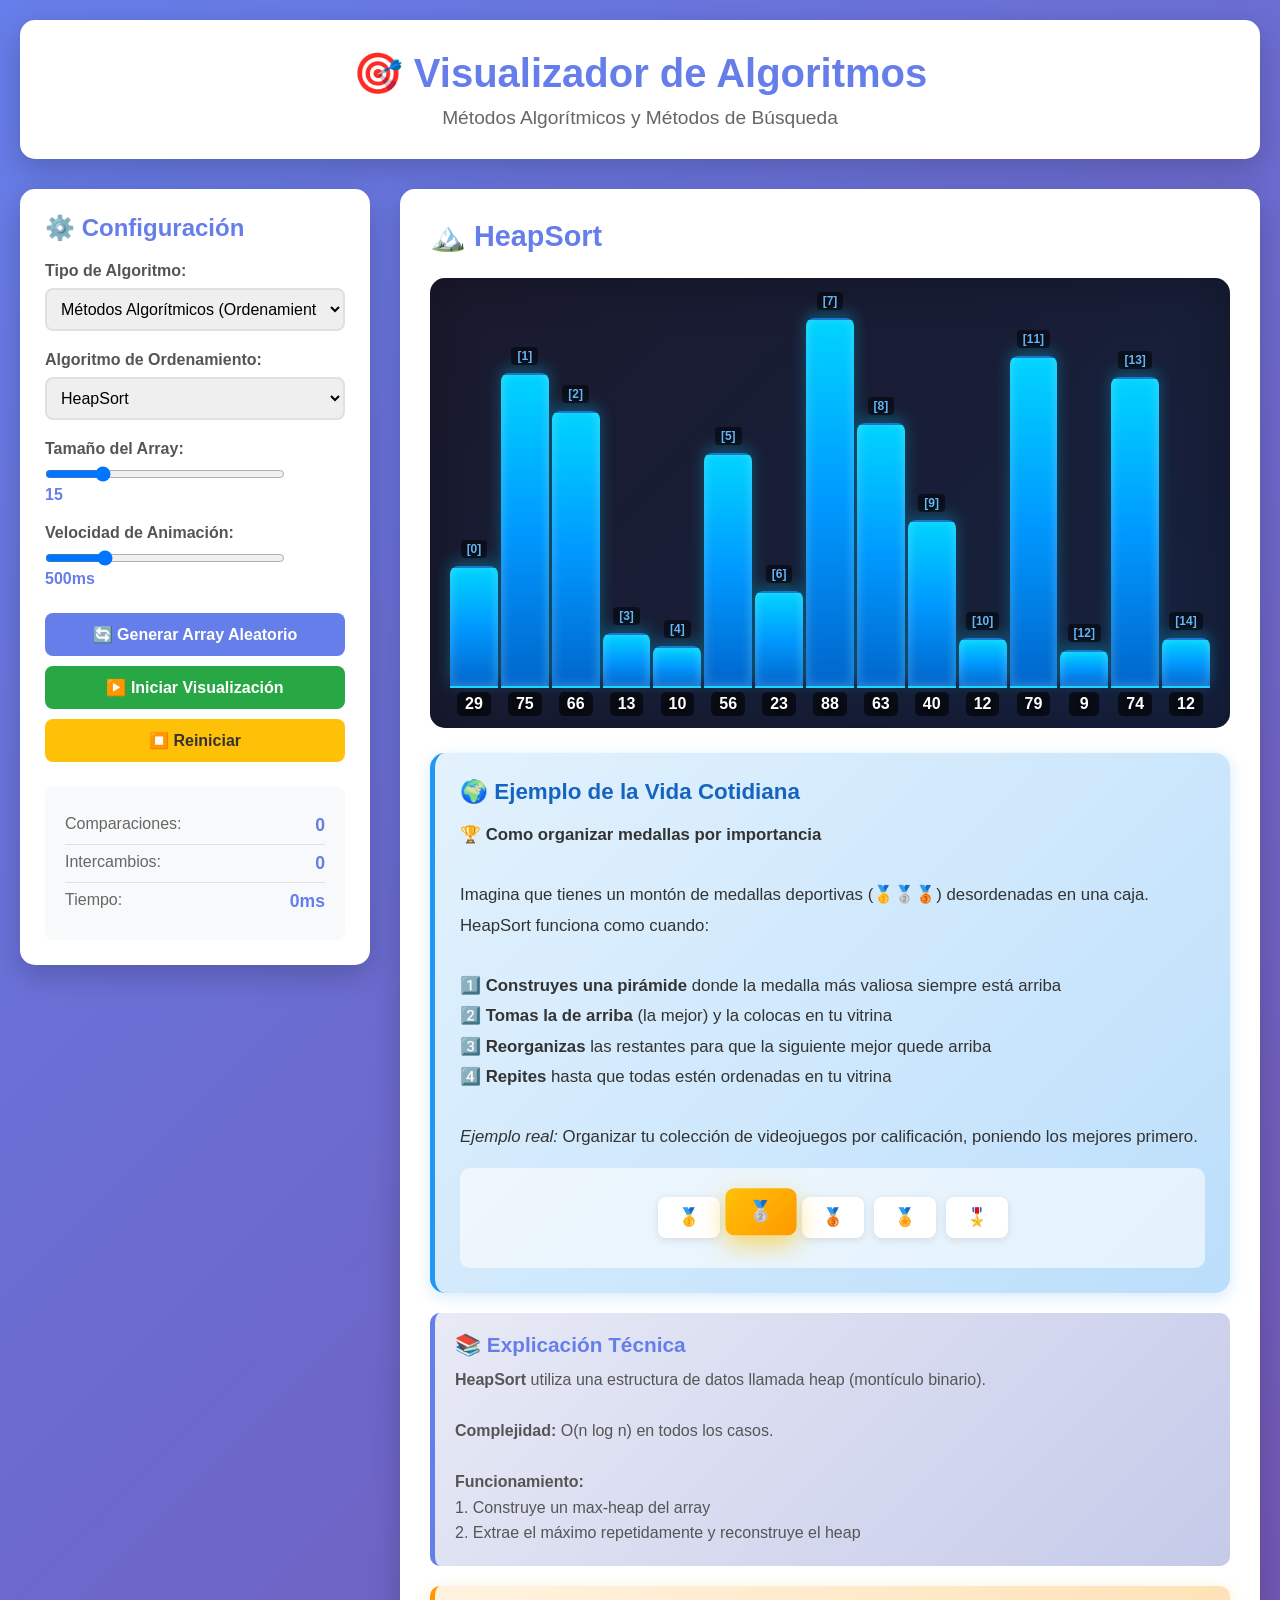
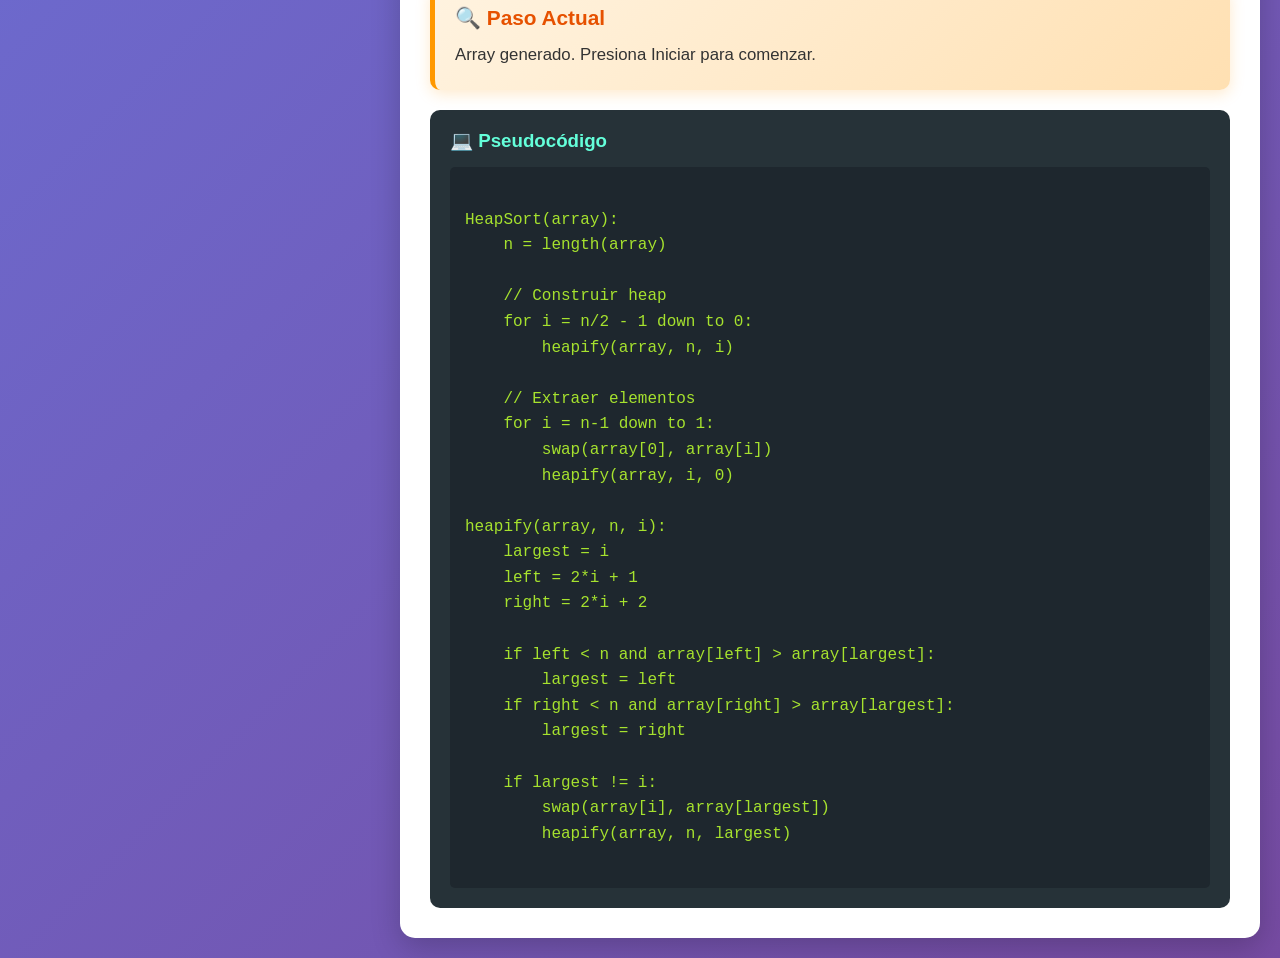
<file: Web/index.html>
<!DOCTYPE html>
<html lang="es">
<head>
    <meta charset="UTF-8">
    <meta name="viewport" content="width=device-width, initial-scale=1.0">
    <title>Visualizador de Algoritmos - Métodos Algorítmicos y Búsqueda</title>
    <link rel="stylesheet" href="styles.css">
</head>
<body>
    <div class="container">
        <header>
            <h1>🎯 Visualizador de Algoritmos</h1>
            <p class="subtitle">Métodos Algorítmicos y Métodos de Búsqueda</p>
        </header>

        <div class="main-content">
            <!-- Panel de Control -->
            <div class="control-panel">
                <h2>⚙️ Configuración</h2>
                
                <div class="control-group">
                    <label>Tipo de Algoritmo:</label>
                    <select id="algorithmType">
                        <option value="sort">Métodos Algorítmicos (Ordenamiento)</option>
                        <option value="search">Métodos de Búsqueda</option>
                    </select>
                </div>

                <div class="control-group" id="sortAlgorithms">
                    <label>Algoritmo de Ordenamiento:</label>
                    <select id="sortAlgorithm">
                        <option value="heap">HeapSort</option>
                        <option value="merge">MergeSort</option>
                        <option value="quick">QuickSort</option>
                    </select>
                </div>

                <div class="control-group hidden" id="searchAlgorithms">
                    <label>Algoritmo de Búsqueda:</label>
                    <select id="searchAlgorithm">
                        <option value="interpolation">Búsqueda por Interpolación</option>
                        <option value="hash">Búsqueda Hash</option>
                    </select>
                    <div class="search-input">
                        <label>Valor a buscar:</label>
                        <input type="number" id="searchValue" value="42">
                    </div>
                </div>

                <div class="control-group">
                    <label>Tamaño del Array:</label>
                    <input type="range" id="arraySize" min="5" max="50" value="15">
                    <span id="arraySizeValue">15</span>
                </div>

                <div class="control-group">
                    <label>Velocidad de Animación:</label>
                    <input type="range" id="speed" min="50" max="2000" value="500" step="50">
                    <span id="speedValue">500ms</span>
                </div>

                <div class="button-group">
                    <button id="generateArray" class="btn btn-primary">🔄 Generar Array Aleatorio</button>
                    <button id="startVisualization" class="btn btn-success">▶️ Iniciar Visualización</button>
                    <button id="resetVisualization" class="btn btn-warning">⏹️ Reiniciar</button>
                </div>

                <div id="stats" class="stats">
                    <div class="stat-item">
                        <span class="stat-label">Comparaciones:</span>
                        <span id="comparisons" class="stat-value">0</span>
                    </div>
                    <div class="stat-item">
                        <span class="stat-label">Intercambios:</span>
                        <span id="swaps" class="stat-value">0</span>
                    </div>
                    <div class="stat-item">
                        <span class="stat-label">Tiempo:</span>
                        <span id="time" class="stat-value">0ms</span>
                    </div>
                </div>
            </div>

            <!-- Área de Visualización -->
            <div class="visualization-area">
                <h2 id="visualizationTitle">Visualización del Algoritmo</h2>
                
                <div id="arrayVisualization" class="array-visualization"></div>
                
                <div id="realLifeExample" class="real-life-example">
                    <h3>🌍 Ejemplo de la Vida Cotidiana</h3>
                    <div id="realLifeContent" class="real-life-content">
                        <p id="realLifeText">Selecciona un algoritmo para ver cómo lo usas en tu día a día.</p>
                        <div id="realLifeAnimation" class="real-life-animation"></div>
                    </div>
                </div>

                <div id="explanation" class="explanation">
                    <h3>📚 Explicación Técnica</h3>
                    <p id="explanationText">Selecciona un algoritmo y genera un array para comenzar.</p>
                </div>

                <div id="stepInfo" class="step-info">
                    <h3>🔍 Paso Actual</h3>
                    <p id="stepText">Esperando inicio...</p>
                </div>

                <div id="codeView" class="code-view">
                    <h3>💻 Pseudocódigo</h3>
                    <pre id="pseudocode">// El pseudocódigo aparecerá aquí</pre>
                </div>
            </div>
        </div>
    </div>

    <script src="app.js"></script>
</body>
</html>
</file>
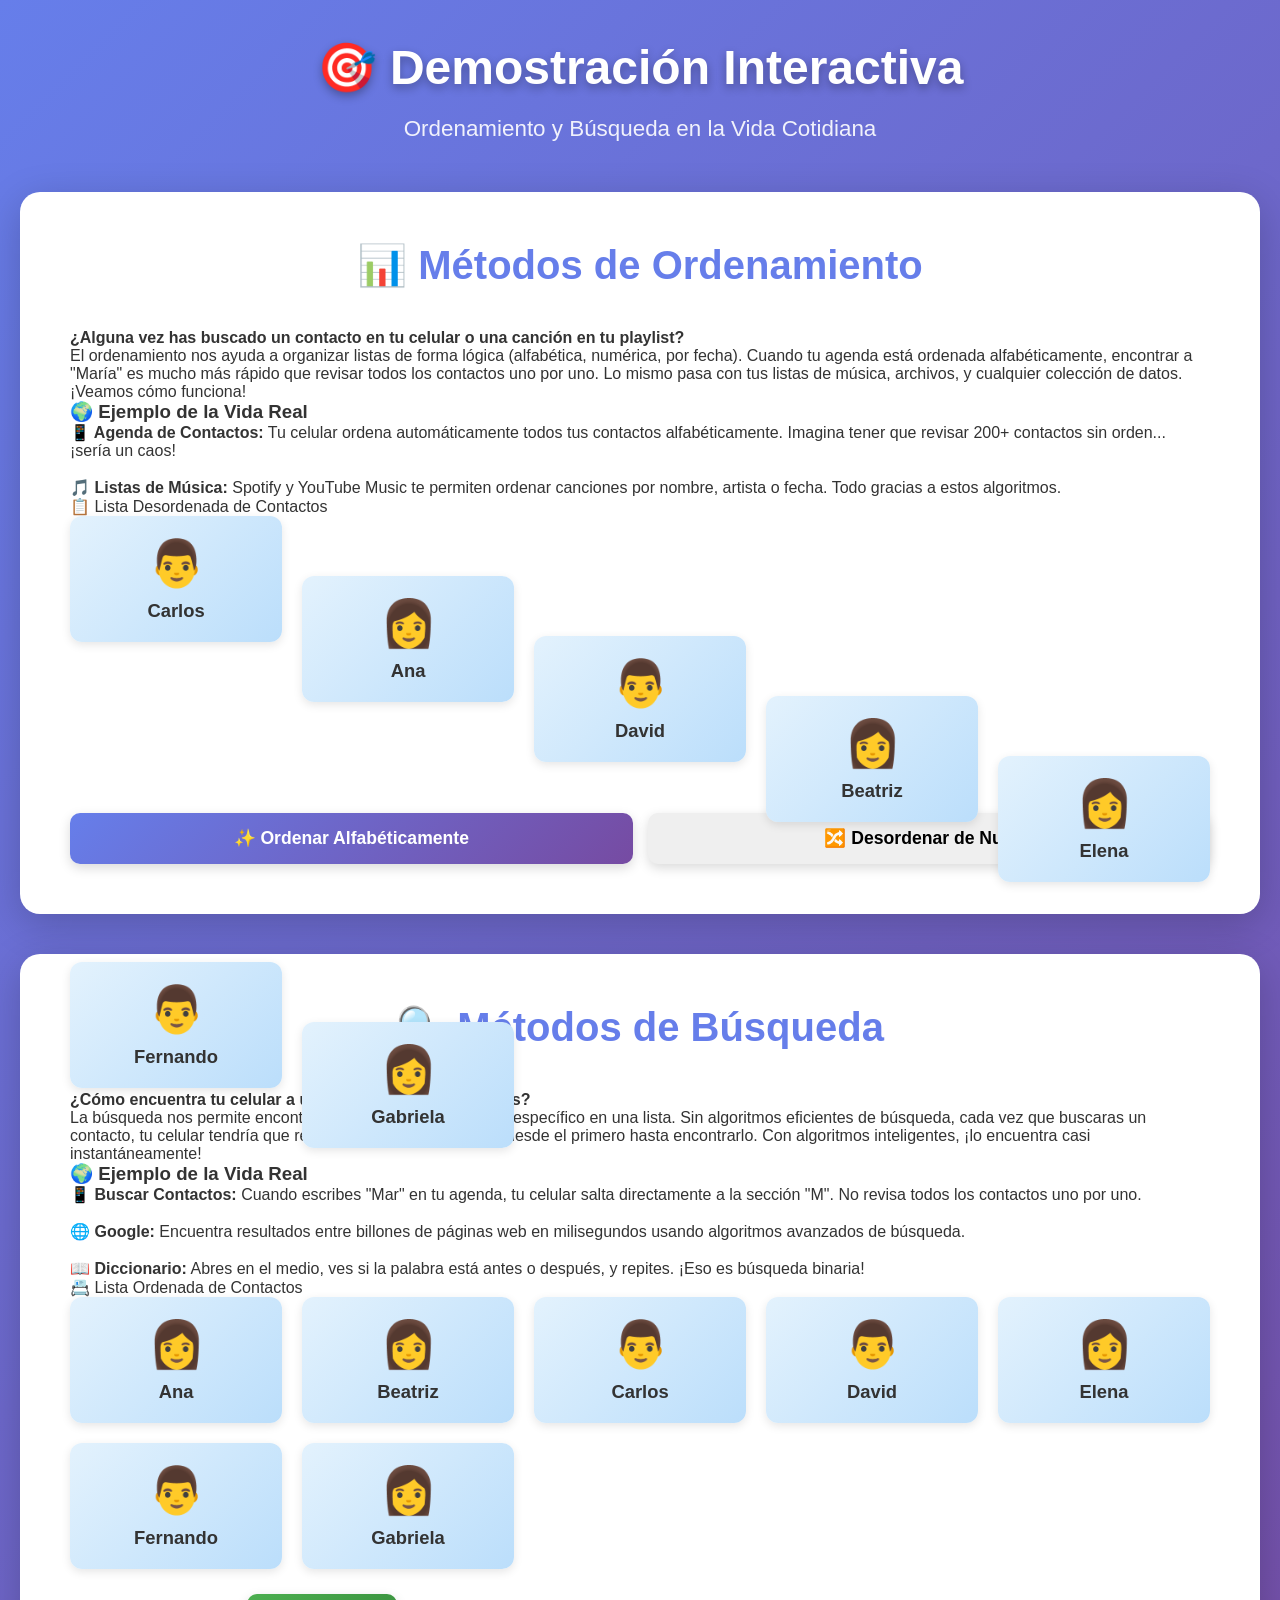
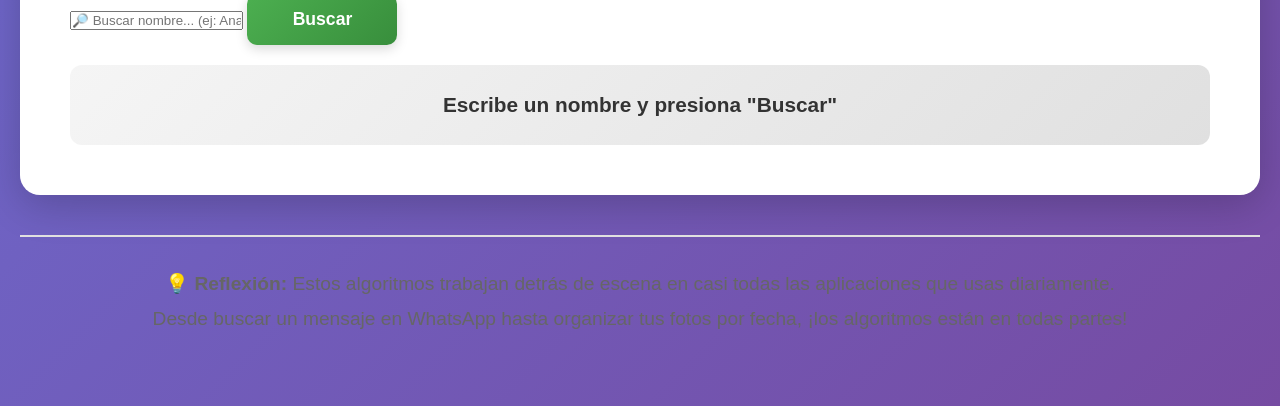
<file: Web/demo-interactiva.html>
<!DOCTYPE html>
<html lang="es">
<head>
    <meta charset="UTF-8">
    <meta name="viewport" content="width=device-width, initial-scale=1.0">
    <title>Demostración Interactiva: Ordenamiento y Búsqueda</title>
    <style>
        * {
            margin: 0;
            padding: 0;
            box-sizing: border-box;
        }

        body {
            font-family: 'Segoe UI', Tahoma, Geneva, Verdana, sans-serif;
            background: linear-gradient(135deg, #667eea 0%, #764ba2 100%);
            min-height: 100vh;
            padding: 40px 20px;
            color: #333;
        }

        .container {
            max-width: 1400px;
            margin: 0 auto;
        }

        h1 {
            text-align: center;
            color: white;
            font-size: 3em;
            margin-bottom: 20px;
            font-weight: 700;
            text-shadow: 0 4px 10px rgba(0, 0, 0, 0.3);
        }

        .subtitle {
            text-align: center;
            color: rgba(255, 255, 255, 0.9);
            font-size: 1.4em;
            margin-bottom: 50px;
            font-weight: 400;
        }

        .section {
            margin-bottom: 40px;
            padding: 50px;
            background: white;
            border-radius: 20px;
            box-shadow: 0 10px 40px rgba(0, 0, 0, 0.2);
        }

        .section h2 {
            color: #667eea;
            font-size: 2.5em;
            margin-bottom: 40px;
            font-weight: 600;
            text-align: center;
        }

        .content-grid {
            display: grid;
            grid-template-columns: 1fr 1fr;
            gap: 40px;
            margin-bottom: 40px;
        }

        .panel {
            background: #f8f9fa;
            padding: 30px;
            border-radius: 15px;
            border: 2px solid #e0e0e0;
        }

        .panel h3 {
            color: #667eea;
            font-size: 1.6em;
            margin-bottom: 25px;
            font-weight: 600;
        }

        .input-group {
            margin-bottom: 25px;
        }

        .input-group label {
            display: block;
            color: #555;
            font-size: 1.1em;
            font-weight: 600;
            margin-bottom: 10px;
        }

        .input-group input {
            width: 100%;
            padding: 15px 20px;
            font-size: 1.1em;
            border: 2px solid #e0e0e0;
            border-radius: 10px;
            transition: border-color 0.3s;
        }

        .input-group input:focus {
            outline: none;
            border-color: #667eea;
        }

        .contact-list {
            display: grid;
            grid-template-columns: repeat(auto-fill, minmax(200px, 1fr));
            gap: 20px;
            margin-bottom: 25px;
            min-height: 200px;
        }

        .contact-item {
            padding: 20px;
            background: linear-gradient(135deg, #e3f2fd 0%, #bbdefb 100%);
            border-radius: 12px;
            font-size: 1.15em;
            font-weight: 600;
            transition: all 0.4s ease;
            display: flex;
            flex-direction: column;
            align-items: center;
            justify-content: center;
            gap: 10px;
            box-shadow: 0 3px 10px rgba(0, 0, 0, 0.1);
            min-height: 100px;
            position: relative;
            cursor: pointer;
        }

        .contact-item:hover {
            transform: translateY(-5px);
            box-shadow: 0 5px 15px rgba(0, 0, 0, 0.2);
        }

        .contact-item .delete-btn {
            position: absolute;
            top: 5px;
            right: 5px;
            background: #f44336;
            color: white;
            border: none;
            border-radius: 50%;
            width: 25px;
            height: 25px;
            cursor: pointer;
            font-size: 0.9em;
            display: none;
            align-items: center;
            justify-content: center;
        }

        .contact-item:hover .delete-btn {
            display: flex;
        }

        .contact-item.comparing {
            background: linear-gradient(135deg, #fff3e0 0%, #ffe0b2 100%);
            transform: scale(1.08);
            box-shadow: 0 6px 20px rgba(255, 152, 0, 0.4);
            animation: compareGlow 0.6s ease-in-out infinite;
        }

        .contact-item.swapping {
            background: linear-gradient(135deg, #ffcdd2 0%, #ef9a9a 100%);
            transform: scale(1.1);
            box-shadow: 0 8px 25px rgba(244, 67, 54, 0.5);
            animation: swapShake 0.4s ease-in-out;
        }

        .contact-item.found {
            background: linear-gradient(135deg, #c8e6c9 0%, #81c784 100%);
            transform: scale(1.12);
            box-shadow: 0 8px 30px rgba(76, 175, 80, 0.6);
            animation: foundPulse 0.8s ease-in-out infinite;
        }

        .contact-item.sorted {
            background: linear-gradient(135deg, #b2dfdb 0%, #80cbc4 100%);
        }

        @keyframes compareGlow {
            0%, 100% { box-shadow: 0 6px 20px rgba(255, 152, 0, 0.4); }
            50% { box-shadow: 0 8px 30px rgba(255, 152, 0, 0.7); }
        }

        @keyframes swapShake {
            0%, 100% { transform: scale(1.1) rotate(0deg); }
            25% { transform: scale(1.1) rotate(-3deg); }
            75% { transform: scale(1.1) rotate(3deg); }
        }

        @keyframes foundPulse {
            0%, 100% { transform: scale(1.12); }
            50% { transform: scale(1.18); }
        }

        .contact-icon {
            font-size: 2.5em;
        }

        .controls {
            display: flex;
            gap: 15px;
            flex-wrap: wrap;
        }

        .btn {
            padding: 15px 30px;
            font-size: 1.1em;
            font-weight: 600;
            border: none;
            border-radius: 10px;
            cursor: pointer;
            transition: all 0.3s ease;
            box-shadow: 0 4px 12px rgba(0, 0, 0, 0.15);
            flex: 1;
            min-width: 150px;
        }

        .btn:hover:not(:disabled) {
            transform: translateY(-3px);
            box-shadow: 0 6px 20px rgba(0, 0, 0, 0.25);
        }

        .btn:active {
            transform: translateY(-1px);
        }

        .btn-primary {
            background: linear-gradient(135deg, #667eea 0%, #764ba2 100%);
            color: white;
        }

        .btn-success {
            background: linear-gradient(135deg, #4caf50 0%, #388e3c 100%);
            color: white;
        }

        .btn-warning {
            background: linear-gradient(135deg, #ff9800 0%, #f57c00 100%);
            color: white;
        }

        .btn-info {
            background: linear-gradient(135deg, #00bcd4 0%, #0097a7 100%);
            color: white;
        }

        .btn:disabled {
            opacity: 0.5;
            cursor: not-allowed;
        }

        .btn-add {
            width: 100%;
            background: linear-gradient(135deg, #66bb6a 0%, #43a047 100%);
            color: white;
        }

        .process-display {
            background: #263238;
            padding: 25px;
            border-radius: 12px;
            margin-top: 30px;
            min-height: 150px;
            color: white;
            font-family: 'Courier New', monospace;
        }

        .process-display h3 {
            color: #64ffda;
            margin-bottom: 15px;
            font-size: 1.3em;
        }

        .process-step {
            padding: 10px 15px;
            margin: 8px 0;
            background: rgba(255, 255, 255, 0.05);
            border-left: 3px solid #64ffda;
            border-radius: 5px;
            animation: fadeIn 0.3s ease-in;
        }

        @keyframes fadeIn {
            from { opacity: 0; transform: translateX(-10px); }
            to { opacity: 1; transform: translateX(0); }
        }

        .process-step.comparing {
            border-left-color: #ffc107;
            color: #ffc107;
        }

        .process-step.swapping {
            border-left-color: #f44336;
            color: #ff8a80;
        }

        .process-step.found {
            border-left-color: #4caf50;
            color: #69f0ae;
        }

        .search-result {
            padding: 25px;
            background: linear-gradient(135deg, #f5f5f5 0%, #e0e0e0 100%);
            border-radius: 12px;
            margin-top: 20px;
            min-height: 80px;
            display: flex;
            align-items: center;
            justify-content: center;
            font-size: 1.3em;
            font-weight: 600;
        }

        .search-result.success {
            background: linear-gradient(135deg, #c8e6c9 0%, #81c784 100%);
            color: #1b5e20;
        }

        .search-result.error {
            background: linear-gradient(135deg, #ffcdd2 0%, #ef9a9a 100%);
            color: #b71c1c;
        }

        .stats {
            display: grid;
            grid-template-columns: repeat(auto-fit, minmax(150px, 1fr));
            gap: 20px;
            margin-top: 30px;
        }

        .stat-card {
            background: linear-gradient(135deg, #667eea 0%, #764ba2 100%);
            padding: 20px;
            border-radius: 12px;
            text-align: center;
            color: white;
            box-shadow: 0 4px 15px rgba(0, 0, 0, 0.2);
        }

        .stat-card .stat-value {
            font-size: 2.5em;
            font-weight: 700;
            margin-bottom: 5px;
        }

        .stat-card .stat-label {
            font-size: 1em;
            opacity: 0.9;
        }

        .empty-state {
            text-align: center;
            padding: 60px 20px;
            color: #999;
        }

        .empty-state-icon {
            font-size: 4em;
            margin-bottom: 20px;
        }

        .empty-state-text {
            font-size: 1.2em;
        }

        @media (max-width: 1024px) {
            .content-grid {
                grid-template-columns: 1fr;
            }
        }

        @media (max-width: 768px) {
            h1 {
                font-size: 2.2em;
            }

            .section {
                padding: 30px 20px;
            }

            .section h2 {
                font-size: 1.8em;
            }

            .contact-list {
                grid-template-columns: repeat(auto-fill, minmax(120px, 1fr));
                gap: 15px;
            }

            .btn {
                min-width: 100%;
            }

            .panel {
                padding: 20px;
            }
        }
    </style>
</head>
<body>
    <div class="container">
        <h1>🎯 Demostración Interactiva</h1>
        <p class="subtitle">Ordenamiento y Búsqueda en la Vida Cotidiana</p>

        <!-- Sección 1: Ordenamiento -->
        <div class="section">
            <h2>📊 Métodos de Ordenamiento</h2>
            <p class="section-description">
                <strong>¿Alguna vez has buscado un contacto en tu celular o una canción en tu playlist?</strong><br>
                El ordenamiento nos ayuda a organizar listas de forma lógica (alfabética, numérica, por fecha).
                Cuando tu agenda está ordenada alfabéticamente, encontrar a "María" es mucho más rápido que revisar
                todos los contactos uno por uno. Lo mismo pasa con tus listas de música, archivos, y cualquier colección
                de datos. ¡Veamos cómo funciona!
            </p>

            <div class="real-life-example">
                <h3>🌍 Ejemplo de la Vida Real</h3>
                <p>
                    <strong>📱 Agenda de Contactos:</strong> Tu celular ordena automáticamente todos tus contactos alfabéticamente. 
                    Imagina tener que revisar 200+ contactos sin orden... ¡sería un caos!
                    <br><br>
                    <strong>🎵 Listas de Música:</strong> Spotify y YouTube Music te permiten ordenar canciones por nombre, 
                    artista o fecha. Todo gracias a estos algoritmos.
                </p>
            </div>

            <div class="list-container">
                <div class="list-title">📋 Lista Desordenada de Contactos</div>
                <div id="sortList" class="contact-list">
                    <!-- Se llenará con JavaScript -->
                </div>
            </div>

            <div class="controls">
                <button id="sortBtn" class="btn btn-primary">✨ Ordenar Alfabéticamente</button>
                <button id="shuffleBtn" class="btn btn-secondary">🔀 Desordenar de Nuevo</button>
            </div>


        </div>

        <!-- Sección 2: Búsqueda -->
        <div class="section">
            <h2>🔍 Métodos de Búsqueda</h2>
            <p class="section-description">
                <strong>¿Cómo encuentra tu celular a un contacto en milisegundos?</strong><br>
                La búsqueda nos permite encontrar rápidamente un elemento específico en una lista. Sin algoritmos
                eficientes de búsqueda, cada vez que buscaras un contacto, tu celular tendría que revisar TODOS
                tus contactos desde el primero hasta encontrarlo. Con algoritmos inteligentes, ¡lo encuentra casi
                instantáneamente!
            </p>

            <div class="real-life-example">
                <h3>🌍 Ejemplo de la Vida Real</h3>
                <p>
                    <strong>📱 Buscar Contactos:</strong> Cuando escribes "Mar" en tu agenda, tu celular salta 
                    directamente a la sección "M". No revisa todos los contactos uno por uno.
                    <br><br>
                    <strong>🌐 Google:</strong> Encuentra resultados entre billones de páginas web en milisegundos 
                    usando algoritmos avanzados de búsqueda.
                    <br><br>
                    <strong>📖 Diccionario:</strong> Abres en el medio, ves si la palabra está antes o después, 
                    y repites. ¡Eso es búsqueda binaria!
                </p>
            </div>

            <div class="list-container">
                <div class="list-title">📇 Lista Ordenada de Contactos</div>
                <div id="searchList" class="contact-list">
                    <!-- Se llenará con JavaScript -->
                </div>
            </div>

            <div class="search-container">
                <input 
                    type="text" 
                    id="searchInput" 
                    class="search-input" 
                    placeholder="🔎 Buscar nombre... (ej: Ana, Carlos, David)"
                />
                <button id="searchBtn" class="btn btn-success">Buscar</button>
            </div>

            <div id="searchResult" class="search-result empty">
                Escribe un nombre y presiona "Buscar"
            </div>


        </div>

        <div style="text-align: center; padding: 30px 20px; color: #666; border-top: 2px solid #e0e0e0; margin-top: 20px;">
            <p style="font-size: 1.2em; line-height: 1.8;">
                💡 <strong>Reflexión:</strong> Estos algoritmos trabajan detrás de escena en casi todas las aplicaciones que usas diariamente.
                <br>
                Desde buscar un mensaje en WhatsApp hasta organizar tus fotos por fecha, ¡los algoritmos están en todas partes!
            </p>
        </div>
    </div>

    <script>
        // ============================================
        // DATOS INICIALES
        // ============================================
        
        // Lista de contactos inicial (desordenada)
        const contactsInitial = [
            { name: "Carlos", icon: "👨" },
            { name: "Ana", icon: "👩" },
            { name: "David", icon: "👨" },
            { name: "Beatriz", icon: "👩" },
            { name: "Elena", icon: "👩" },
            { name: "Fernando", icon: "👨" },
            { name: "Gabriela", icon: "👩" }
        ];

        // Arrays para las dos secciones
        let sortArray = [...contactsInitial];
        let searchArray = [...contactsInitial].sort((a, b) => a.name.localeCompare(b.name));

        // Referencias a elementos del DOM
        const sortList = document.getElementById('sortList');
        const searchList = document.getElementById('searchList');
        const sortBtn = document.getElementById('sortBtn');
        const shuffleBtn = document.getElementById('shuffleBtn');
        const searchBtn = document.getElementById('searchBtn');
        const searchInput = document.getElementById('searchInput');
        const searchResult = document.getElementById('searchResult');

        // ============================================
        // FUNCIONES DE RENDERIZADO
        // ============================================

        /**
         * Renderiza la lista de ordenamiento
         */
        function renderSortList() {
            sortList.innerHTML = '';
            sortArray.forEach((contact, index) => {
                const item = document.createElement('div');
                item.className = 'contact-item';
                item.innerHTML = `
                    <span class="contact-icon">${contact.icon}</span>
                    <span>${contact.name}</span>
                `;
                item.style.transform = `translateY(${index * 60}px)`;
                sortList.appendChild(item);
            });
        }

        /**
         * Renderiza la lista de búsqueda
         */
        function renderSearchList(highlightName = null) {
            searchList.innerHTML = '';
            searchArray.forEach((contact, index) => {
                const item = document.createElement('div');
                item.className = 'contact-item';
                
                // Resaltar si es el contacto encontrado
                if (highlightName && contact.name.toLowerCase() === highlightName.toLowerCase()) {
                    item.classList.add('found');
                }
                
                item.innerHTML = `
                    <span class="contact-icon">${contact.icon}</span>
                    <span>${contact.name}</span>
                `;
                searchList.appendChild(item);
            });
        }

        // ============================================
        // ALGORITMO DE ORDENAMIENTO (Bubble Sort Animado)
        // ============================================

        /**
         * Algoritmo de ordenamiento con animación visual
         * Usa Bubble Sort porque es fácil de visualizar
         */
        async function sortContacts() {
            // Deshabilitar botones durante la animación
            sortBtn.disabled = true;
            shuffleBtn.disabled = true;

            const n = sortArray.length;
            
            // Bubble Sort con animación
            for (let i = 0; i < n - 1; i++) {
                for (let j = 0; j < n - i - 1; j++) {
                    // Destacar elementos que se están comparando
                    const items = sortList.querySelectorAll('.contact-item');
                    items[j].classList.add('sorting');
                    items[j + 1].classList.add('sorting');
                    
                    await sleep(300);
                    
                    // Comparar y intercambiar si es necesario
                    if (sortArray[j].name.localeCompare(sortArray[j + 1].name) > 0) {
                        // Intercambiar en el array
                        [sortArray[j], sortArray[j + 1]] = [sortArray[j + 1], sortArray[j]];
                        
                        // Re-renderizar
                        renderSortList();
                        await sleep(300);
                    }
                    
                    // Quitar resaltado
                    items[j].classList.remove('sorting');
                    items[j + 1].classList.remove('sorting');
                }
            }

            // Habilitar botones de nuevo
            sortBtn.disabled = false;
            shuffleBtn.disabled = false;
        }

        /**
         * Función auxiliar para pausar la ejecución
         */
        function sleep(ms) {
            return new Promise(resolve => setTimeout(resolve, ms));
        }

        // ============================================
        // FUNCIÓN DE DESORDENAR
        // ============================================

        /**
         * Desordena el array usando el algoritmo de Fisher-Yates
         */
        function shuffleArray() {
            sortArray = [...contactsInitial];
            
            // Fisher-Yates shuffle
            for (let i = sortArray.length - 1; i > 0; i--) {
                const j = Math.floor(Math.random() * (i + 1));
                [sortArray[i], sortArray[j]] = [sortArray[j], sortArray[i]];
            }
            
            renderSortList();
        }

        // ============================================
        // ALGORITMO DE BÚSQUEDA (Búsqueda Lineal)
        // ============================================

        /**
         * Busca un contacto en la lista
         * Usa búsqueda lineal simple
         */
        function searchContact() {
            const searchTerm = searchInput.value.trim();
            
            // Validar entrada
            if (!searchTerm) {
                searchResult.className = 'search-result error';
                searchResult.textContent = '⚠️ Por favor escribe un nombre para buscar';
                renderSearchList();
                return;
            }

            // Búsqueda lineal
            let found = false;
            let foundContact = null;

            for (let i = 0; i < searchArray.length; i++) {
                if (searchArray[i].name.toLowerCase() === searchTerm.toLowerCase()) {
                    found = true;
                    foundContact = searchArray[i];
                    break;
                }
            }

            // Mostrar resultado
            if (found) {
                searchResult.className = 'search-result success';
                searchResult.innerHTML = `
                    ✅ ¡'<strong>${foundContact.name}</strong>' encontrado! ${foundContact.icon}
                `;
                renderSearchList(foundContact.name);
            } else {
                searchResult.className = 'search-result error';
                searchResult.innerHTML = `
                    ❌ '<strong>${searchTerm}</strong>' no encontrado en la lista
                `;
                renderSearchList();
            }
        }

        // ============================================
        // EVENT LISTENERS
        // ============================================

        sortBtn.addEventListener('click', sortContacts);
        shuffleBtn.addEventListener('click', shuffleArray);
        searchBtn.addEventListener('click', searchContact);

        // Permitir búsqueda con Enter
        searchInput.addEventListener('keypress', (e) => {
            if (e.key === 'Enter') {
                searchContact();
            }
        });

        // Limpiar resultado al modificar el input
        searchInput.addEventListener('input', () => {
            if (!searchInput.value.trim()) {
                searchResult.className = 'search-result empty';
                searchResult.textContent = 'Escribe un nombre y presiona "Buscar"';
                renderSearchList();
            }
        });

        // ============================================
        // INICIALIZACIÓN
        // ============================================

        // Renderizar listas iniciales
        renderSortList();
        renderSearchList();

        // Mensaje de bienvenida en consola
        console.log('🎯 Demostración Interactiva de Algoritmos cargada correctamente');
        console.log('📚 Algoritmos implementados:');
        console.log('  - Ordenamiento: Bubble Sort (O(n²))');
        console.log('  - Búsqueda: Búsqueda Lineal (O(n))');
        console.log('💡 En aplicaciones reales se usan algoritmos más eficientes como QuickSort y Búsqueda Binaria');
    </script>
</body>
</html>
</file>
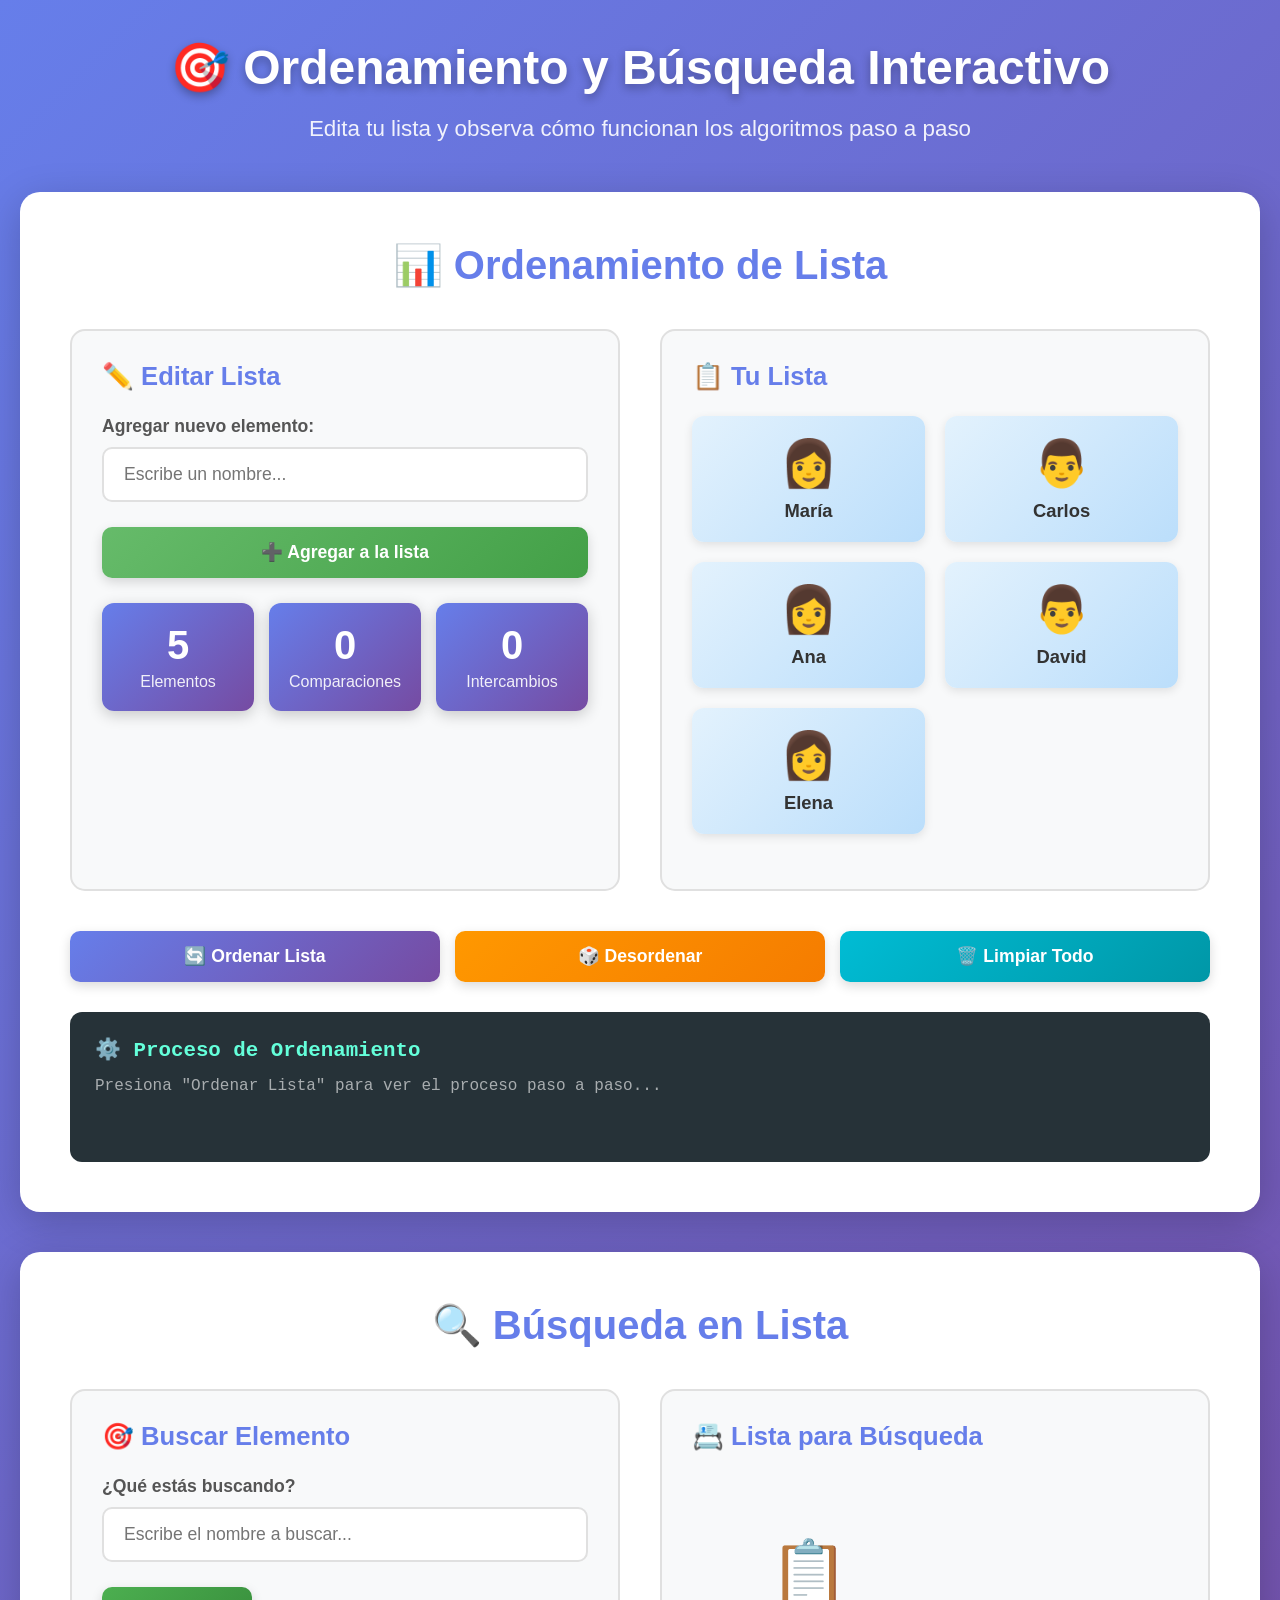
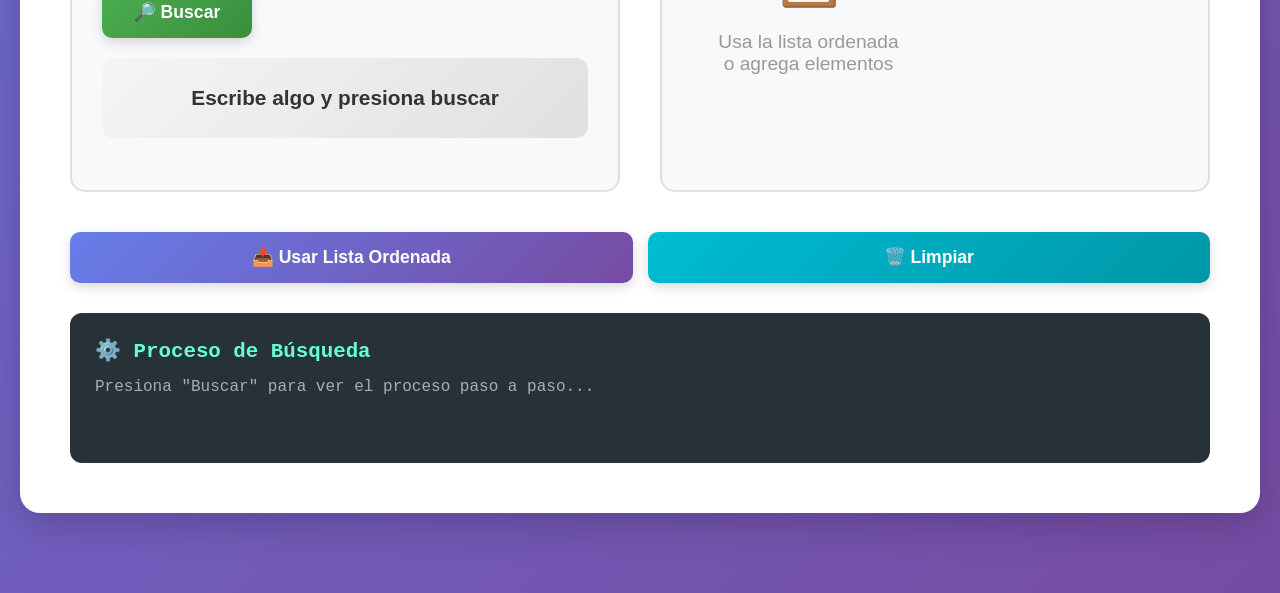
<file: Web/demo-mejorada.html>
<!DOCTYPE html>
<html lang="es">
<head>
    <meta charset="UTF-8">
    <meta name="viewport" content="width=device-width, initial-scale=1.0">
    <title>Ordenamiento y Búsqueda Interactivo</title>
    <style>
        * {
            margin: 0;
            padding: 0;
            box-sizing: border-box;
        }

        body {
            font-family: 'Segoe UI', Tahoma, Geneva, Verdana, sans-serif;
            background: linear-gradient(135deg, #667eea 0%, #764ba2 100%);
            min-height: 100vh;
            padding: 40px 20px;
            color: #333;
        }

        .container {
            max-width: 1400px;
            margin: 0 auto;
        }

        h1 {
            text-align: center;
            color: white;
            font-size: 3em;
            margin-bottom: 20px;
            font-weight: 700;
            text-shadow: 0 4px 10px rgba(0, 0, 0, 0.3);
        }

        .subtitle {
            text-align: center;
            color: rgba(255, 255, 255, 0.9);
            font-size: 1.4em;
            margin-bottom: 50px;
            font-weight: 400;
        }

        .section {
            margin-bottom: 40px;
            padding: 50px;
            background: white;
            border-radius: 20px;
            box-shadow: 0 10px 40px rgba(0, 0, 0, 0.2);
        }

        .section h2 {
            color: #667eea;
            font-size: 2.5em;
            margin-bottom: 40px;
            font-weight: 600;
            text-align: center;
        }

        .content-grid {
            display: grid;
            grid-template-columns: 1fr 1fr;
            gap: 40px;
            margin-bottom: 40px;
        }

        .panel {
            background: #f8f9fa;
            padding: 30px;
            border-radius: 15px;
            border: 2px solid #e0e0e0;
        }

        .panel h3 {
            color: #667eea;
            font-size: 1.6em;
            margin-bottom: 25px;
            font-weight: 600;
        }

        .input-group {
            margin-bottom: 25px;
        }

        .input-group label {
            display: block;
            color: #555;
            font-size: 1.1em;
            font-weight: 600;
            margin-bottom: 10px;
        }

        .input-group input {
            width: 100%;
            padding: 15px 20px;
            font-size: 1.1em;
            border: 2px solid #e0e0e0;
            border-radius: 10px;
            transition: border-color 0.3s;
        }

        .input-group input:focus {
            outline: none;
            border-color: #667eea;
        }

        .contact-list {
            display: grid;
            grid-template-columns: repeat(auto-fill, minmax(200px, 1fr));
            gap: 20px;
            margin-bottom: 25px;
            min-height: 200px;
        }

        .contact-item {
            padding: 20px;
            background: linear-gradient(135deg, #e3f2fd 0%, #bbdefb 100%);
            border-radius: 12px;
            font-size: 1.15em;
            font-weight: 600;
            transition: all 0.4s ease;
            display: flex;
            flex-direction: column;
            align-items: center;
            justify-content: center;
            gap: 10px;
            box-shadow: 0 3px 10px rgba(0, 0, 0, 0.1);
            min-height: 100px;
            position: relative;
            cursor: pointer;
        }

        .contact-item:hover {
            transform: translateY(-5px);
            box-shadow: 0 5px 15px rgba(0, 0, 0, 0.2);
        }

        .contact-item .delete-btn {
            position: absolute;
            top: 5px;
            right: 5px;
            background: #f44336;
            color: white;
            border: none;
            border-radius: 50%;
            width: 25px;
            height: 25px;
            cursor: pointer;
            font-size: 0.9em;
            display: none;
            align-items: center;
            justify-content: center;
        }

        .contact-item:hover .delete-btn {
            display: flex;
        }

        .contact-item.comparing {
            background: linear-gradient(135deg, #fff3e0 0%, #ffe0b2 100%);
            transform: scale(1.08);
            box-shadow: 0 6px 20px rgba(255, 152, 0, 0.4);
            animation: compareGlow 0.6s ease-in-out infinite;
        }

        .contact-item.swapping {
            background: linear-gradient(135deg, #ffcdd2 0%, #ef9a9a 100%);
            transform: scale(1.1);
            box-shadow: 0 8px 25px rgba(244, 67, 54, 0.5);
            animation: swapShake 0.4s ease-in-out;
        }

        .contact-item.found {
            background: linear-gradient(135deg, #c8e6c9 0%, #81c784 100%);
            transform: scale(1.12);
            box-shadow: 0 8px 30px rgba(76, 175, 80, 0.6);
            animation: foundPulse 0.8s ease-in-out infinite;
        }

        .contact-item.sorted {
            background: linear-gradient(135deg, #b2dfdb 0%, #80cbc4 100%);
        }

        @keyframes compareGlow {
            0%, 100% { box-shadow: 0 6px 20px rgba(255, 152, 0, 0.4); }
            50% { box-shadow: 0 8px 30px rgba(255, 152, 0, 0.7); }
        }

        @keyframes swapShake {
            0%, 100% { transform: scale(1.1) rotate(0deg); }
            25% { transform: scale(1.1) rotate(-3deg); }
            75% { transform: scale(1.1) rotate(3deg); }
        }

        @keyframes foundPulse {
            0%, 100% { transform: scale(1.12); }
            50% { transform: scale(1.18); }
        }

        .contact-icon {
            font-size: 2.5em;
        }

        .controls {
            display: flex;
            gap: 15px;
            flex-wrap: wrap;
        }

        .btn {
            padding: 15px 30px;
            font-size: 1.1em;
            font-weight: 600;
            border: none;
            border-radius: 10px;
            cursor: pointer;
            transition: all 0.3s ease;
            box-shadow: 0 4px 12px rgba(0, 0, 0, 0.15);
            flex: 1;
            min-width: 150px;
        }

        .btn:hover:not(:disabled) {
            transform: translateY(-3px);
            box-shadow: 0 6px 20px rgba(0, 0, 0, 0.25);
        }

        .btn:active {
            transform: translateY(-1px);
        }

        .btn-primary {
            background: linear-gradient(135deg, #667eea 0%, #764ba2 100%);
            color: white;
        }

        .btn-success {
            background: linear-gradient(135deg, #4caf50 0%, #388e3c 100%);
            color: white;
        }

        .btn-warning {
            background: linear-gradient(135deg, #ff9800 0%, #f57c00 100%);
            color: white;
        }

        .btn-info {
            background: linear-gradient(135deg, #00bcd4 0%, #0097a7 100%);
            color: white;
        }

        .btn:disabled {
            opacity: 0.5;
            cursor: not-allowed;
        }

        .btn-add {
            width: 100%;
            background: linear-gradient(135deg, #66bb6a 0%, #43a047 100%);
            color: white;
        }

        .process-display {
            background: #263238;
            padding: 25px;
            border-radius: 12px;
            margin-top: 30px;
            min-height: 150px;
            color: white;
            font-family: 'Courier New', monospace;
            max-height: 400px;
            overflow-y: auto;
        }

        .process-display h3 {
            color: #64ffda;
            margin-bottom: 15px;
            font-size: 1.3em;
        }

        .process-step {
            padding: 10px 15px;
            margin: 8px 0;
            background: rgba(255, 255, 255, 0.05);
            border-left: 3px solid #64ffda;
            border-radius: 5px;
            animation: fadeIn 0.3s ease-in;
        }

        @keyframes fadeIn {
            from { opacity: 0; transform: translateX(-10px); }
            to { opacity: 1; transform: translateX(0); }
        }

        .process-step.comparing {
            border-left-color: #ffc107;
            color: #ffc107;
        }

        .process-step.swapping {
            border-left-color: #f44336;
            color: #ff8a80;
        }

        .process-step.found {
            border-left-color: #4caf50;
            color: #69f0ae;
        }

        .search-result {
            padding: 25px;
            background: linear-gradient(135deg, #f5f5f5 0%, #e0e0e0 100%);
            border-radius: 12px;
            margin-top: 20px;
            min-height: 80px;
            display: flex;
            align-items: center;
            justify-content: center;
            font-size: 1.3em;
            font-weight: 600;
        }

        .search-result.success {
            background: linear-gradient(135deg, #c8e6c9 0%, #81c784 100%);
            color: #1b5e20;
        }

        .search-result.error {
            background: linear-gradient(135deg, #ffcdd2 0%, #ef9a9a 100%);
            color: #b71c1c;
        }

        .stats {
            display: grid;
            grid-template-columns: repeat(auto-fit, minmax(120px, 1fr));
            gap: 15px;
            margin-top: 25px;
        }

        .stat-card {
            background: linear-gradient(135deg, #667eea 0%, #764ba2 100%);
            padding: 20px;
            border-radius: 12px;
            text-align: center;
            color: white;
            box-shadow: 0 4px 15px rgba(0, 0, 0, 0.2);
        }

        .stat-card .stat-value {
            font-size: 2.5em;
            font-weight: 700;
            margin-bottom: 5px;
        }

        .stat-card .stat-label {
            font-size: 1em;
            opacity: 0.9;
        }

        .empty-state {
            text-align: center;
            padding: 60px 20px;
            color: #999;
        }

        .empty-state-icon {
            font-size: 4em;
            margin-bottom: 20px;
        }

        .empty-state-text {
            font-size: 1.2em;
        }

        @media (max-width: 1024px) {
            .content-grid {
                grid-template-columns: 1fr;
            }
        }

        @media (max-width: 768px) {
            h1 {
                font-size: 2.2em;
            }

            .section {
                padding: 30px 20px;
            }

            .section h2 {
                font-size: 1.8em;
            }

            .contact-list {
                grid-template-columns: repeat(auto-fill, minmax(120px, 1fr));
                gap: 15px;
            }

            .btn {
                min-width: 100%;
            }

            .panel {
                padding: 20px;
            }
        }
    </style>
</head>
<body>
    <div class="container">
        <h1>🎯 Ordenamiento y Búsqueda Interactivo</h1>
        <p class="subtitle">Edita tu lista y observa cómo funcionan los algoritmos paso a paso</p>

        <!-- SECCIÓN 1: ORDENAMIENTO -->
        <div class="section">
            <h2>📊 Ordenamiento de Lista</h2>
            
            <div class="content-grid">
                <!-- Panel Izquierdo: Edición -->
                <div class="panel">
                    <h3>✏️ Editar Lista</h3>
                    
                    <div class="input-group">
                        <label>Agregar nuevo elemento:</label>
                        <input type="text" id="newItemSort" placeholder="Escribe un nombre...">
                    </div>
                    
                    <button id="addItemSort" class="btn btn-add">➕ Agregar a la lista</button>
                    
                    <div class="stats">
                        <div class="stat-card">
                            <div class="stat-value" id="sortCount">0</div>
                            <div class="stat-label">Elementos</div>
                        </div>
                        <div class="stat-card">
                            <div class="stat-value" id="comparisons">0</div>
                            <div class="stat-label">Comparaciones</div>
                        </div>
                        <div class="stat-card">
                            <div class="stat-value" id="swaps">0</div>
                            <div class="stat-label">Intercambios</div>
                        </div>
                    </div>
                </div>

                <!-- Panel Derecho: Lista -->
                <div class="panel">
                    <h3>📋 Tu Lista</h3>
                    <div id="sortList" class="contact-list">
                        <div class="empty-state">
                            <div class="empty-state-icon">📝</div>
                            <div class="empty-state-text">Agrega elementos a tu lista</div>
                        </div>
                    </div>
                </div>
            </div>

            <div class="controls">
                <button id="sortBtn" class="btn btn-primary">🔄 Ordenar Lista</button>
                <button id="shuffleBtn" class="btn btn-warning">🎲 Desordenar</button>
                <button id="clearSortBtn" class="btn btn-info">🗑️ Limpiar Todo</button>
            </div>

            <div id="sortProcess" class="process-display">
                <h3>⚙️ Proceso de Ordenamiento</h3>
                <div id="sortSteps">
                    <p style="opacity: 0.6;">Presiona "Ordenar Lista" para ver el proceso paso a paso...</p>
                </div>
            </div>
        </div>

        <!-- SECCIÓN 2: BÚSQUEDA -->
        <div class="section">
            <h2>🔍 Búsqueda en Lista</h2>
            
            <div class="content-grid">
                <!-- Panel Izquierdo: Búsqueda -->
                <div class="panel">
                    <h3>🎯 Buscar Elemento</h3>
                    
                    <div class="input-group">
                        <label>¿Qué estás buscando?</label>
                        <input type="text" id="searchInput" placeholder="Escribe el nombre a buscar...">
                    </div>
                    
                    <button id="searchBtn" class="btn btn-success">🔎 Buscar</button>
                    
                    <div id="searchResult" class="search-result">
                        Escribe algo y presiona buscar
                    </div>
                </div>

                <!-- Panel Derecho: Lista -->
                <div class="panel">
                    <h3>📇 Lista para Búsqueda</h3>
                    <div id="searchList" class="contact-list">
                        <div class="empty-state">
                            <div class="empty-state-icon">📋</div>
                            <div class="empty-state-text">Usa la lista ordenada o agrega elementos</div>
                        </div>
                    </div>
                </div>
            </div>

            <div class="controls">
                <button id="addToSearchBtn" class="btn btn-primary">📥 Usar Lista Ordenada</button>
                <button id="clearSearchBtn" class="btn btn-info">🗑️ Limpiar</button>
            </div>

            <div id="searchProcess" class="process-display">
                <h3>⚙️ Proceso de Búsqueda</h3>
                <div id="searchSteps">
                    <p style="opacity: 0.6;">Presiona "Buscar" para ver el proceso paso a paso...</p>
                </div>
            </div>
        </div>
    </div>

    <script>
        // ============================================
        // ESTADO GLOBAL
        // ============================================
        let sortArray = [];
        let searchArray = [];
        let isProcessing = false;
        let stats = {
            comparisons: 0,
            swaps: 0
        };

        // ============================================
        // ELEMENTOS DEL DOM
        // ============================================
        const elements = {
            newItemSort: document.getElementById('newItemSort'),
            addItemSort: document.getElementById('addItemSort'),
            sortList: document.getElementById('sortList'),
            searchList: document.getElementById('searchList'),
            sortBtn: document.getElementById('sortBtn'),
            shuffleBtn: document.getElementById('shuffleBtn'),
            clearSortBtn: document.getElementById('clearSortBtn'),
            searchBtn: document.getElementById('searchBtn'),
            searchInput: document.getElementById('searchInput'),
            searchResult: document.getElementById('searchResult'),
            addToSearchBtn: document.getElementById('addToSearchBtn'),
            clearSearchBtn: document.getElementById('clearSearchBtn'),
            sortSteps: document.getElementById('sortSteps'),
            searchSteps: document.getElementById('searchSteps'),
            sortCount: document.getElementById('sortCount'),
            comparisons: document.getElementById('comparisons'),
            swaps: document.getElementById('swaps')
        };

        // ============================================
        // FUNCIONES DE RENDERIZADO
        // ============================================
        function renderSortList(highlightIndices = {}) {
            if (sortArray.length === 0) {
                elements.sortList.innerHTML = `
                    <div class="empty-state">
                        <div class="empty-state-icon">📝</div>
                        <div class="empty-state-text">Agrega elementos a tu lista</div>
                    </div>
                `;
                return;
            }

            elements.sortList.innerHTML = '';
            sortArray.forEach((item, index) => {
                const card = document.createElement('div');
                card.className = 'contact-item';
                
                if (highlightIndices.comparing?.includes(index)) card.classList.add('comparing');
                if (highlightIndices.swapping?.includes(index)) card.classList.add('swapping');
                if (highlightIndices.sorted) card.classList.add('sorted');

                card.innerHTML = `
                    <span class="contact-icon">${item.icon}</span>
                    <span>${item.name}</span>
                    <button class="delete-btn" onclick="deleteFromSort(${index})">✕</button>
                `;
                elements.sortList.appendChild(card);
            });

            elements.sortCount.textContent = sortArray.length;
        }

        function renderSearchList(highlightName = null) {
            if (searchArray.length === 0) {
                elements.searchList.innerHTML = `
                    <div class="empty-state">
                        <div class="empty-state-icon">📋</div>
                        <div class="empty-state-text">Usa la lista ordenada o agrega elementos</div>
                    </div>
                `;
                return;
            }

            elements.searchList.innerHTML = '';
            searchArray.forEach((item, index) => {
                const card = document.createElement('div');
                card.className = 'contact-item';
                
                if (highlightName && item.name.toLowerCase() === highlightName.toLowerCase()) {
                    card.classList.add('found');
                }

                card.innerHTML = `
                    <span class="contact-icon">${item.icon}</span>
                    <span>${item.name}</span>
                `;
                elements.searchList.appendChild(card);
            });
        }

        // ============================================
        // FUNCIONES DE EDICIÓN
        // ============================================
        function addToSortList() {
            const name = elements.newItemSort.value.trim();
            if (!name) {
                alert('Por favor escribe un nombre');
                return;
            }

            const icons = ['👨', '👩', '🧑', '👦', '👧'];
            const icon = icons[Math.floor(Math.random() * icons.length)];

            sortArray.push({ name, icon });
            elements.newItemSort.value = '';
            renderSortList();
            addStep('sortSteps', `➕ Agregado: ${name}`, '');
        }

        function deleteFromSort(index) {
            const removed = sortArray.splice(index, 1)[0];
            renderSortList();
            addStep('sortSteps', `🗑️ Eliminado: ${removed.name}`, '');
        }

        function shuffleArray() {
            if (sortArray.length === 0) {
                alert('Primero agrega elementos a la lista');
                return;
            }

            for (let i = sortArray.length - 1; i > 0; i--) {
                const j = Math.floor(Math.random() * (i + 1));
                [sortArray[i], sortArray[j]] = [sortArray[j], sortArray[i]];
            }
            
            renderSortList();
            addStep('sortSteps', '🎲 Lista desordenada aleatoriamente', '');
        }

        function clearSortList() {
            sortArray = [];
            renderSortList();
            elements.sortSteps.innerHTML = '<p style="opacity: 0.6;">Lista limpiada. Agrega nuevos elementos...</p>';
            resetStats();
        }

        function clearSearchList() {
            searchArray = [];
            renderSearchList();
            elements.searchSteps.innerHTML = '<p style="opacity: 0.6;">Lista limpiada...</p>';
            elements.searchResult.className = 'search-result';
            elements.searchResult.textContent = 'Escribe algo y presiona buscar';
        }

        function copyToSearch() {
            if (sortArray.length === 0) {
                alert('Primero agrega y ordena elementos en la sección de ordenamiento');
                return;
            }

            searchArray = [...sortArray];
            renderSearchList();
            addStep('searchSteps', `📥 ${searchArray.length} elementos copiados para búsqueda`, '');
        }

        // ============================================
        // ALGORITMO DE ORDENAMIENTO (BUBBLE SORT)
        // ============================================
        async function sortList() {
            if (sortArray.length === 0) {
                alert('Agrega elementos primero');
                return;
            }

            if (isProcessing) return;
            isProcessing = true;

            disableButtons(true);
            elements.sortSteps.innerHTML = '';
            resetStats();
            
            addStep('sortSteps', '🚀 Iniciando ordenamiento...', '');
            await sleep(500);

            const n = sortArray.length;
            
            for (let i = 0; i < n - 1; i++) {
                addStep('sortSteps', `🔄 Pasada ${i + 1} de ${n - 1}`, '');
                
                for (let j = 0; j < n - i - 1; j++) {
                    stats.comparisons++;
                    updateStats();
                    
                    addStep('sortSteps', `🔍 Comparando: "${sortArray[j].name}" con "${sortArray[j + 1].name}"`, 'comparing');
                    renderSortList({ comparing: [j, j + 1] });
                    await sleep(800);

                    if (sortArray[j].name.localeCompare(sortArray[j + 1].name) > 0) {
                        stats.swaps++;
                        updateStats();
                        
                        addStep('sortSteps', `🔄 Intercambiando: "${sortArray[j].name}" ↔ "${sortArray[j + 1].name}"`, 'swapping');
                        renderSortList({ swapping: [j, j + 1] });
                        await sleep(800);
                        
                        [sortArray[j], sortArray[j + 1]] = [sortArray[j + 1], sortArray[j]];
                        renderSortList();
                        await sleep(400);
                    } else {
                        addStep('sortSteps', `✓ Ya están en orden correcto`, '');
                    }
                }
            }

            renderSortList({ sorted: true });
            addStep('sortSteps', '✅ ¡Ordenamiento completado!', 'found');
            
            disableButtons(false);
            isProcessing = false;
        }

        // ============================================
        // ALGORITMO DE BÚSQUEDA
        // ============================================
        async function searchInList() {
            const searchTerm = elements.searchInput.value.trim();
            
            if (!searchTerm) {
                alert('Escribe algo para buscar');
                return;
            }

            if (searchArray.length === 0) {
                alert('Primero copia la lista ordenada o agrega elementos');
                return;
            }

            if (isProcessing) return;
            isProcessing = true;

            disableButtons(true);
            elements.searchSteps.innerHTML = '';
            renderSearchList();
            
            addStep('searchSteps', `🔍 Buscando: "${searchTerm}"`, '');
            await sleep(500);

            let found = false;
            let foundIndex = -1;

            for (let i = 0; i < searchArray.length; i++) {
                addStep('searchSteps', `📍 Revisando posición ${i}: "${searchArray[i].name}"`, 'comparing');
                
                const tempArray = [...searchArray];
                renderSearchList();
                
                if (searchArray[i].name.toLowerCase() === searchTerm.toLowerCase()) {
                    found = true;
                    foundIndex = i;
                    addStep('searchSteps', `✅ ¡Encontrado en posición ${i}!`, 'found');
                    renderSearchList(searchArray[i].name);
                    break;
                } else {
                    addStep('searchSteps', `❌ No coincide, continuando...`, '');
                }
                
                await sleep(600);
            }

            if (found) {
                elements.searchResult.className = 'search-result success';
                elements.searchResult.innerHTML = `✅ ¡"${searchTerm}" encontrado en la posición ${foundIndex}!`;
            } else {
                elements.searchResult.className = 'search-result error';
                elements.searchResult.innerHTML = `❌ "${searchTerm}" no está en la lista`;
                renderSearchList();
            }

            disableButtons(false);
            isProcessing = false;
        }

        // ============================================
        // FUNCIONES AUXILIARES
        // ============================================
        function sleep(ms) {
            return new Promise(resolve => setTimeout(resolve, ms));
        }

        function addStep(containerId, text, type = '') {
            const container = document.getElementById(containerId);
            const step = document.createElement('div');
            step.className = `process-step ${type}`;
            step.textContent = `${new Date().toLocaleTimeString()} - ${text}`;
            container.appendChild(step);
            container.scrollTop = container.scrollHeight;
        }

        function resetStats() {
            stats.comparisons = 0;
            stats.swaps = 0;
            updateStats();
        }

        function updateStats() {
            elements.comparisons.textContent = stats.comparisons;
            elements.swaps.textContent = stats.swaps;
        }

        function disableButtons(disabled) {
            elements.sortBtn.disabled = disabled;
            elements.shuffleBtn.disabled = disabled;
            elements.searchBtn.disabled = disabled;
        }

        // ============================================
        // EVENT LISTENERS
        // ============================================
        elements.addItemSort.addEventListener('click', addToSortList);
        elements.newItemSort.addEventListener('keypress', (e) => {
            if (e.key === 'Enter') addToSortList();
        });
        
        elements.sortBtn.addEventListener('click', sortList);
        elements.shuffleBtn.addEventListener('click', shuffleArray);
        elements.clearSortBtn.addEventListener('click', clearSortList);
        
        elements.searchBtn.addEventListener('click', searchInList);
        elements.searchInput.addEventListener('keypress', (e) => {
            if (e.key === 'Enter') searchInList();
        });
        
        elements.addToSearchBtn.addEventListener('click', copyToSearch);
        elements.clearSearchBtn.addEventListener('click', clearSearchList);

        // ============================================
        // INICIALIZACIÓN
        // ============================================
        const ejemplos = [
            { name: 'María', icon: '👩' },
            { name: 'Carlos', icon: '👨' },
            { name: 'Ana', icon: '👩' },
            { name: 'David', icon: '👨' },
            { name: 'Elena', icon: '👩' }
        ];

        sortArray = [...ejemplos];
        renderSortList();
        
        console.log('✅ Aplicación cargada correctamente');
        console.log('📝 Puedes agregar, eliminar y ordenar elementos');
        console.log('🔍 Copia la lista ordenada para buscar elementos');
    </script>
</body>
</html>
</file>
<file: Web/styles.css>
* {
    margin: 0;
    padding: 0;
    box-sizing: border-box;
}

body {
    font-family: 'Segoe UI', Tahoma, Geneva, Verdana, sans-serif;
    background: linear-gradient(135deg, #667eea 0%, #764ba2 100%);
    min-height: 100vh;
    padding: 20px;
    color: #333;
}

.container {
    max-width: 1400px;
    margin: 0 auto;
}

header {
    background: white;
    padding: 30px;
    border-radius: 15px;
    text-align: center;
    box-shadow: 0 10px 30px rgba(0,0,0,0.2);
    margin-bottom: 30px;
}

header h1 {
    font-size: 2.5em;
    color: #667eea;
    margin-bottom: 10px;
}

.subtitle {
    color: #666;
    font-size: 1.2em;
}

.main-content {
    display: grid;
    grid-template-columns: 350px 1fr;
    gap: 30px;
}

/* Panel de Control */
.control-panel {
    background: white;
    padding: 25px;
    border-radius: 15px;
    box-shadow: 0 10px 30px rgba(0,0,0,0.2);
    height: fit-content;
}

.control-panel h2 {
    color: #667eea;
    margin-bottom: 20px;
    font-size: 1.5em;
}

.control-group {
    margin-bottom: 20px;
}

.control-group label {
    display: block;
    margin-bottom: 8px;
    font-weight: 600;
    color: #555;
}

.control-group select,
.control-group input[type="number"] {
    width: 100%;
    padding: 10px;
    border: 2px solid #e0e0e0;
    border-radius: 8px;
    font-size: 1em;
    transition: border-color 0.3s;
}

.control-group select:focus,
.control-group input[type="number"]:focus {
    outline: none;
    border-color: #667eea;
}

.control-group input[type="range"] {
    width: calc(100% - 60px);
    margin-right: 10px;
}

.control-group span {
    display: inline-block;
    min-width: 50px;
    font-weight: 600;
    color: #667eea;
}

.hidden {
    display: none !important;
}

.search-input {
    margin-top: 15px;
}

.button-group {
    display: flex;
    flex-direction: column;
    gap: 10px;
    margin-top: 25px;
}

.btn {
    padding: 12px 20px;
    border: none;
    border-radius: 8px;
    font-size: 1em;
    font-weight: 600;
    cursor: pointer;
    transition: transform 0.2s, box-shadow 0.2s;
}

.btn:hover {
    transform: translateY(-2px);
    box-shadow: 0 5px 15px rgba(0,0,0,0.2);
}

.btn:active {
    transform: translateY(0);
}

.btn-primary {
    background: #667eea;
    color: white;
}

.btn-success {
    background: #28a745;
    color: white;
}

.btn-warning {
    background: #ffc107;
    color: #333;
}

.btn:disabled {
    opacity: 0.5;
    cursor: not-allowed;
    transform: none;
}

.stats {
    margin-top: 25px;
    padding: 20px;
    background: #f8f9fa;
    border-radius: 8px;
}

.stat-item {
    display: flex;
    justify-content: space-between;
    padding: 8px 0;
    border-bottom: 1px solid #e0e0e0;
}

.stat-item:last-child {
    border-bottom: none;
}

.stat-label {
    color: #666;
    font-weight: 500;
}

.stat-value {
    color: #667eea;
    font-weight: 700;
    font-size: 1.1em;
}

/* Área de Visualización */
.visualization-area {
    background: white;
    padding: 30px;
    border-radius: 15px;
    box-shadow: 0 10px 30px rgba(0,0,0,0.2);
}

.visualization-area h2 {
    color: #667eea;
    margin-bottom: 25px;
    font-size: 1.8em;
}

.array-visualization {
    min-height: 450px;
    display: flex;
    align-items: flex-end;
    justify-content: center;
    gap: 3px;
    padding: 40px 20px;
    background: linear-gradient(135deg, #1a1a2e 0%, #16213e 100%);
    border-radius: 15px;
    margin-bottom: 25px;
    position: relative;
    box-shadow: inset 0 0 50px rgba(0,0,0,0.3);
    overflow: visible;
}

.array-bar {
    flex: 1;
    max-width: 60px;
    background: linear-gradient(180deg, #00d4ff 0%, #0099ff 50%, #0066cc 100%);
    border-radius: 8px 8px 0 0;
    position: relative;
    transition: all 0.4s cubic-bezier(0.68, -0.55, 0.265, 1.55);
    display: flex;
    flex-direction: column;
    align-items: center;
    box-shadow: 
        0 -5px 15px rgba(0, 212, 255, 0.3),
        inset 0 -2px 10px rgba(255, 255, 255, 0.2);
    border: 2px solid rgba(255, 255, 255, 0.1);
    min-width: 20px;
}

.array-bar.comparing {
    background: linear-gradient(180deg, #ffeb3b 0%, #ffc107 50%, #ff9800 100%);
    transform: scale(1.1) translateY(-10px);
    box-shadow: 
        0 -10px 30px rgba(255, 193, 7, 0.8),
        inset 0 -2px 10px rgba(255, 255, 255, 0.3);
    border-color: #ffc107;
    animation: compareGlow 0.6s ease-in-out infinite;
}

.array-bar.swapping {
    background: linear-gradient(180deg, #ff5252 0%, #f44336 50%, #d32f2f 100%);
    transform: scale(1.15) translateY(-20px) rotate(5deg);
    box-shadow: 
        0 -15px 40px rgba(244, 67, 54, 1),
        inset 0 -2px 10px rgba(255, 255, 255, 0.3);
    border-color: #ff5252;
    animation: swapShake 0.4s ease-in-out;
    z-index: 100;
}

.array-bar.sorted {
    background: linear-gradient(180deg, #69f0ae 0%, #00e676 50%, #00c853 100%);
    box-shadow: 
        0 -5px 20px rgba(0, 230, 118, 0.6),
        inset 0 -2px 10px rgba(255, 255, 255, 0.3);
    border-color: #00e676;
    animation: sortedPop 0.5s ease-out;
}

.array-bar.pivot {
    background: linear-gradient(180deg, #ff6e40 0%, #ff5722 50%, #f4511e 100%);
    transform: scale(1.2) translateY(-25px);
    box-shadow: 
        0 0 40px rgba(255, 87, 34, 1),
        0 -20px 50px rgba(255, 110, 64, 0.8),
        inset 0 -2px 10px rgba(255, 255, 255, 0.4);
    border: 3px solid #ffab91;
    animation: pivotPulse 1s ease-in-out infinite;
    z-index: 99;
}

.array-bar.searching {
    background: linear-gradient(180deg, #448aff 0%, #2979ff 50%, #2962ff 100%);
    transform: scale(1.12) translateY(-15px);
    box-shadow: 
        0 -15px 35px rgba(41, 121, 255, 0.9),
        inset 0 -2px 10px rgba(255, 255, 255, 0.3);
    border-color: #448aff;
    animation: searchPulse 0.8s ease-in-out infinite;
    z-index: 98;
}

.array-bar.found {
    background: linear-gradient(180deg, #76ff03 0%, #64dd17 50%, #33b932 100%);
    transform: scale(1.3) translateY(-30px);
    box-shadow: 
        0 0 50px rgba(118, 255, 3, 1),
        0 -25px 60px rgba(100, 221, 23, 1),
        inset 0 -2px 15px rgba(255, 255, 255, 0.5);
    border: 4px solid #ccff90;
    animation: foundCelebrate 1s ease-out;
    z-index: 101;
}

@keyframes compareGlow {
    0%, 100% { 
        box-shadow: 0 -10px 30px rgba(255, 193, 7, 0.8), inset 0 -2px 10px rgba(255, 255, 255, 0.3);
    }
    50% { 
        box-shadow: 0 -15px 45px rgba(255, 193, 7, 1), inset 0 -2px 15px rgba(255, 255, 255, 0.5);
        transform: scale(1.15) translateY(-15px);
    }
}

@keyframes swapShake {
    0%, 100% { transform: scale(1.15) translateY(-20px) rotate(5deg); }
    25% { transform: scale(1.15) translateY(-22px) rotate(-5deg); }
    50% { transform: scale(1.15) translateY(-25px) rotate(5deg); }
    75% { transform: scale(1.15) translateY(-22px) rotate(-5deg); }
}

@keyframes sortedPop {
    0% { transform: scale(0.8); }
    50% { transform: scale(1.15); }
    100% { transform: scale(1); }
}

@keyframes pivotPulse {
    0%, 100% { 
        transform: scale(1.2) translateY(-25px);
        box-shadow: 0 0 40px rgba(255, 87, 34, 1), 0 -20px 50px rgba(255, 110, 64, 0.8);
    }
    50% { 
        transform: scale(1.25) translateY(-30px);
        box-shadow: 0 0 60px rgba(255, 87, 34, 1), 0 -25px 70px rgba(255, 110, 64, 1);
    }
}

@keyframes searchPulse {
    0%, 100% { 
        transform: scale(1.12) translateY(-15px);
        box-shadow: 0 -15px 35px rgba(41, 121, 255, 0.9);
    }
    50% { 
        transform: scale(1.18) translateY(-20px);
        box-shadow: 0 -20px 50px rgba(41, 121, 255, 1);
    }
}

@keyframes foundCelebrate {
    0% { 
        transform: scale(0.5) translateY(0) rotate(0deg);
        opacity: 0;
    }
    50% { 
        transform: scale(1.4) translateY(-40px) rotate(180deg);
    }
    100% { 
        transform: scale(1.3) translateY(-30px) rotate(360deg);
        opacity: 1;
    }
}

.array-value {
    position: absolute;
    bottom: -30px;
    font-size: 1em;
    font-weight: 700;
    color: #ffffff;
    text-shadow: 0 2px 5px rgba(0, 0, 0, 0.8);
    background: rgba(0, 0, 0, 0.6);
    padding: 3px 8px;
    border-radius: 5px;
    min-width: 30px;
    text-align: center;
}

.array-index {
    position: absolute;
    top: -28px;
    font-size: 0.75em;
    color: #64b5f6;
    font-weight: 600;
    background: rgba(0, 0, 0, 0.5);
    padding: 2px 6px;
    border-radius: 4px;
    text-shadow: 0 1px 3px rgba(0, 0, 0, 0.5);
}

/* Real Life Example Section */
.real-life-example {
    background: linear-gradient(135deg, #e3f2fd 0%, #bbdefb 100%);
    padding: 25px;
    border-radius: 15px;
    margin-bottom: 20px;
    border-left: 5px solid #2196f3;
    box-shadow: 0 4px 15px rgba(33, 150, 243, 0.2);
}

.real-life-example h3 {
    color: #1565c0;
    margin-bottom: 15px;
    font-size: 1.4em;
}

.real-life-content {
    display: flex;
    flex-direction: column;
    gap: 15px;
}

.real-life-content p {
    color: #333;
    line-height: 1.8;
    font-size: 1.05em;
}

.real-life-animation {
    min-height: 100px;
    background: rgba(255, 255, 255, 0.6);
    border-radius: 10px;
    padding: 15px;
    display: flex;
    align-items: center;
    justify-content: center;
    gap: 10px;
    flex-wrap: wrap;
}

.real-life-item {
    padding: 10px 20px;
    background: white;
    border-radius: 8px;
    box-shadow: 0 2px 8px rgba(0, 0, 0, 0.1);
    font-weight: 600;
    transition: all 0.3s ease;
    display: flex;
    align-items: center;
    gap: 8px;
    font-size: 1.1em;
}

.real-life-item.highlight {
    background: linear-gradient(135deg, #ffc107 0%, #ff9800 100%);
    transform: scale(1.15) translateY(-5px);
    box-shadow: 0 8px 20px rgba(255, 193, 7, 0.6);
    animation: realLifePulse 0.6s ease-in-out infinite;
}

@keyframes realLifePulse {
    0%, 100% { 
        transform: scale(1.15) translateY(-5px);
    }
    50% { 
        transform: scale(1.2) translateY(-8px);
    }
}

.explanation {
    background: linear-gradient(135deg, #e8eaf6 0%, #c5cae9 100%);
    padding: 20px;
    border-radius: 10px;
    margin-bottom: 20px;
    border-left: 5px solid #667eea;
}

.explanation h3 {
    color: #667eea;
    margin-bottom: 10px;
    font-size: 1.3em;
}

.explanation p {
    color: #555;
    line-height: 1.6;
}

.step-info {
    background: linear-gradient(135deg, #fff3e0 0%, #ffe0b2 100%);
    padding: 20px;
    border-radius: 10px;
    margin-bottom: 20px;
    border-left: 5px solid #ff9800;
    box-shadow: 0 4px 15px rgba(255, 152, 0, 0.2);
}

.step-info h3 {
    color: #e65100;
    margin-bottom: 10px;
    font-size: 1.3em;
}

.step-info p {
    color: #333;
    line-height: 1.8;
    font-weight: 500;
    font-size: 1.05em;
    white-space: pre-line;
}

.code-view {
    background: #263238;
    padding: 20px;
    border-radius: 10px;
    color: #fff;
}

.code-view h3 {
    color: #64ffda;
    margin-bottom: 15px;
}

.code-view pre {
    background: #1e272e;
    padding: 15px;
    border-radius: 5px;
    overflow-x: auto;
    font-family: 'Courier New', Courier, monospace;
    line-height: 1.6;
    color: #a6e22e;
}

/* Hash Table Visualization */
.hash-table {
    display: grid;
    grid-template-columns: repeat(auto-fit, minmax(100px, 1fr));
    gap: 15px;
    padding: 30px;
    background: linear-gradient(135deg, #1a1a2e 0%, #16213e 100%);
    border-radius: 15px;
    box-shadow: inset 0 0 50px rgba(0,0,0,0.3);
}

.hash-bucket {
    background: linear-gradient(135deg, #2d3561 0%, #1f2547 100%);
    border: 3px solid #444;
    border-radius: 12px;
    padding: 20px;
    text-align: center;
    min-height: 100px;
    display: flex;
    flex-direction: column;
    justify-content: center;
    transition: all 0.4s cubic-bezier(0.68, -0.55, 0.265, 1.55);
    box-shadow: 0 5px 15px rgba(0, 0, 0, 0.3);
    position: relative;
}

.hash-bucket::before {
    content: '';
    position: absolute;
    top: 0;
    left: 0;
    right: 0;
    bottom: 0;
    border-radius: 10px;
    background: linear-gradient(135deg, rgba(255,255,255,0.1) 0%, transparent 100%);
    pointer-events: none;
}

.hash-bucket.active {
    background: linear-gradient(135deg, #ff9800 0%, #f57c00 100%);
    border-color: #ffb74d;
    transform: scale(1.15) translateY(-10px);
    box-shadow: 0 15px 40px rgba(255, 152, 0, 0.6);
    animation: hashActive 0.6s ease-in-out infinite;
}

.hash-bucket.filled {
    background: linear-gradient(135deg, #00e676 0%, #00c853 100%);
    border-color: #69f0ae;
    transform: scale(1.05);
    box-shadow: 0 8px 20px rgba(0, 230, 118, 0.4);
}

.hash-bucket.found {
    background: linear-gradient(135deg, #76ff03 0%, #64dd17 100%);
    border: 4px solid #ccff90;
    transform: scale(1.2) translateY(-15px);
    box-shadow: 
        0 0 40px rgba(118, 255, 3, 1),
        0 15px 50px rgba(100, 221, 23, 0.8);
    animation: foundCelebrate 1s ease-out;
}

.hash-index {
    font-size: 0.85em;
    color: #90caf9;
    margin-bottom: 8px;
    font-weight: 600;
    text-transform: uppercase;
    letter-spacing: 1px;
}

.hash-value {
    font-size: 1.5em;
    font-weight: 700;
    color: #ffffff;
    text-shadow: 0 2px 5px rgba(0, 0, 0, 0.5);
}

@keyframes hashActive {
    0%, 100% { 
        box-shadow: 0 15px 40px rgba(255, 152, 0, 0.6);
    }
    50% { 
        box-shadow: 0 20px 60px rgba(255, 152, 0, 1);
        transform: scale(1.2) translateY(-15px);
    }
}

/* Responsive */
@media (max-width: 1024px) {
    .main-content {
        grid-template-columns: 1fr;
    }
}

@media (max-width: 768px) {
    header h1 {
        font-size: 1.8em;
    }
    
    .array-bar {
        max-width: 40px;
    }
    
    .array-value {
        font-size: 0.7em;
    }
}
</file>
